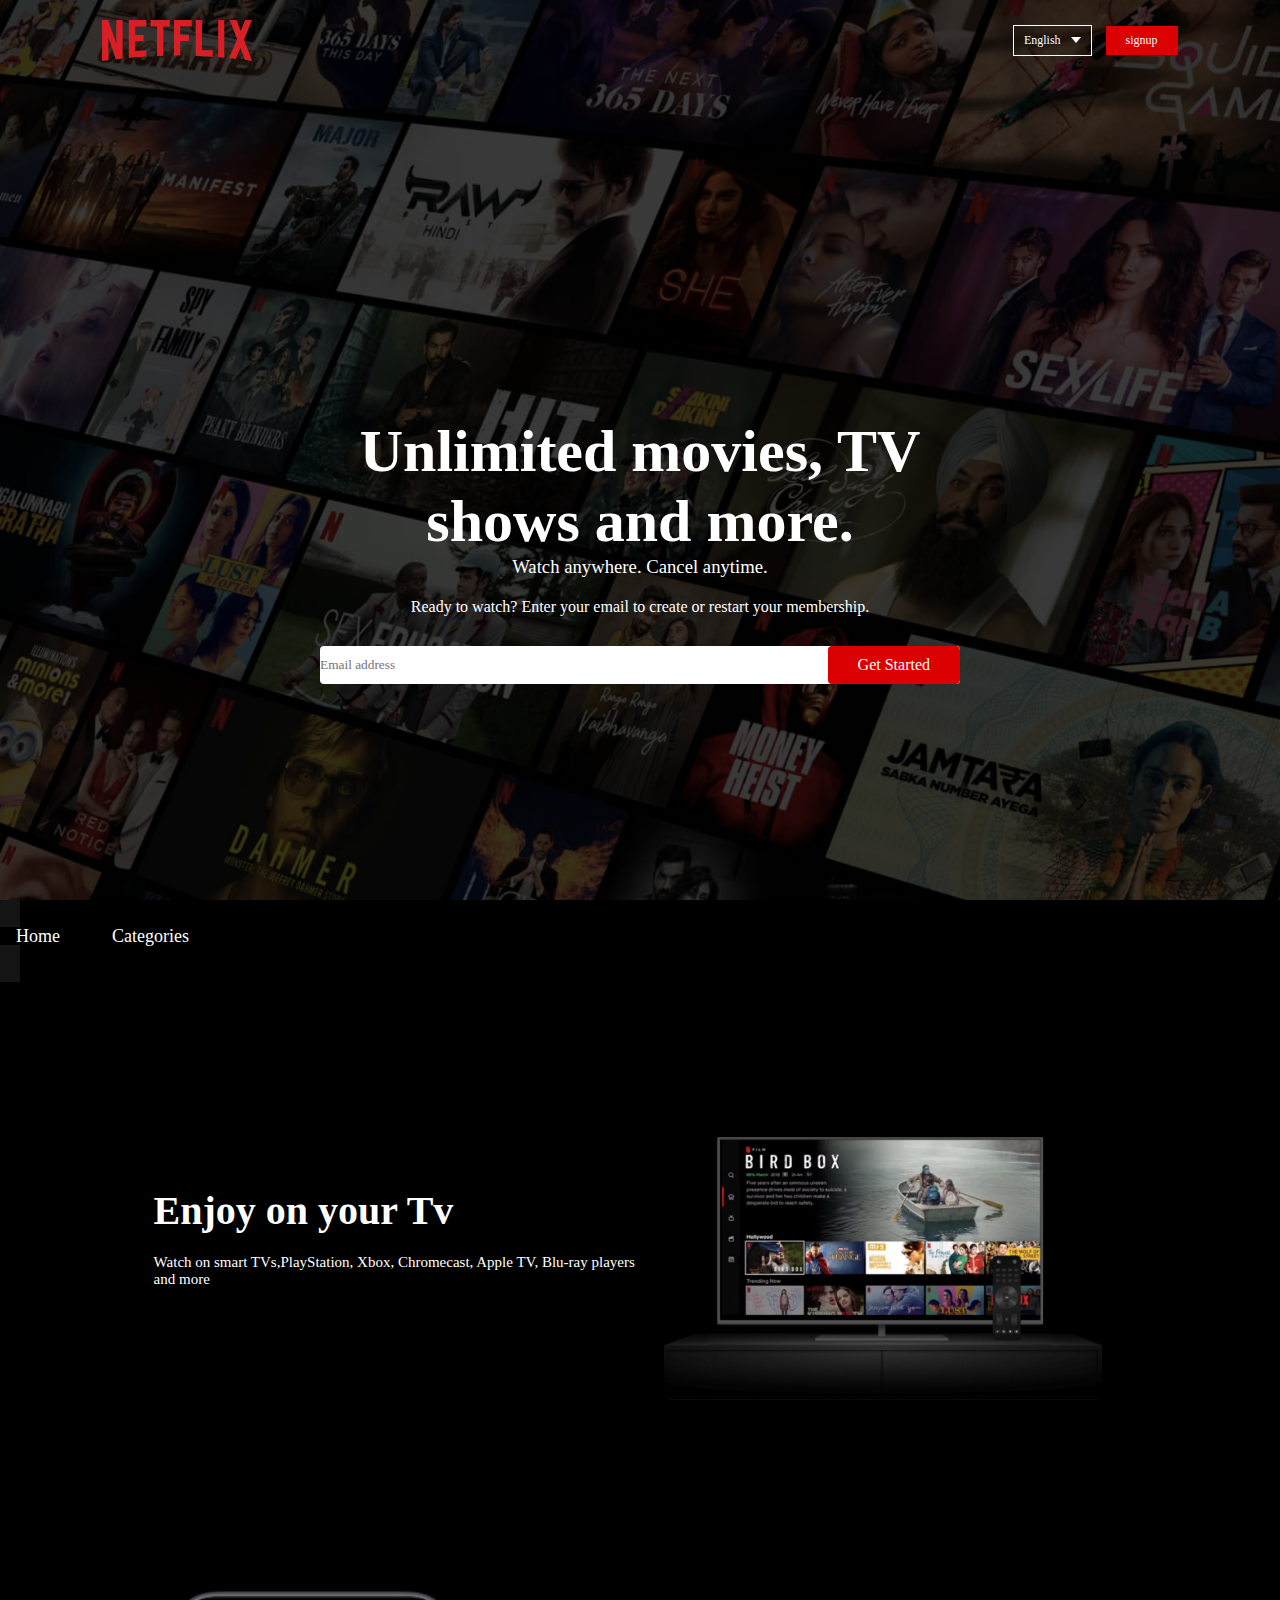
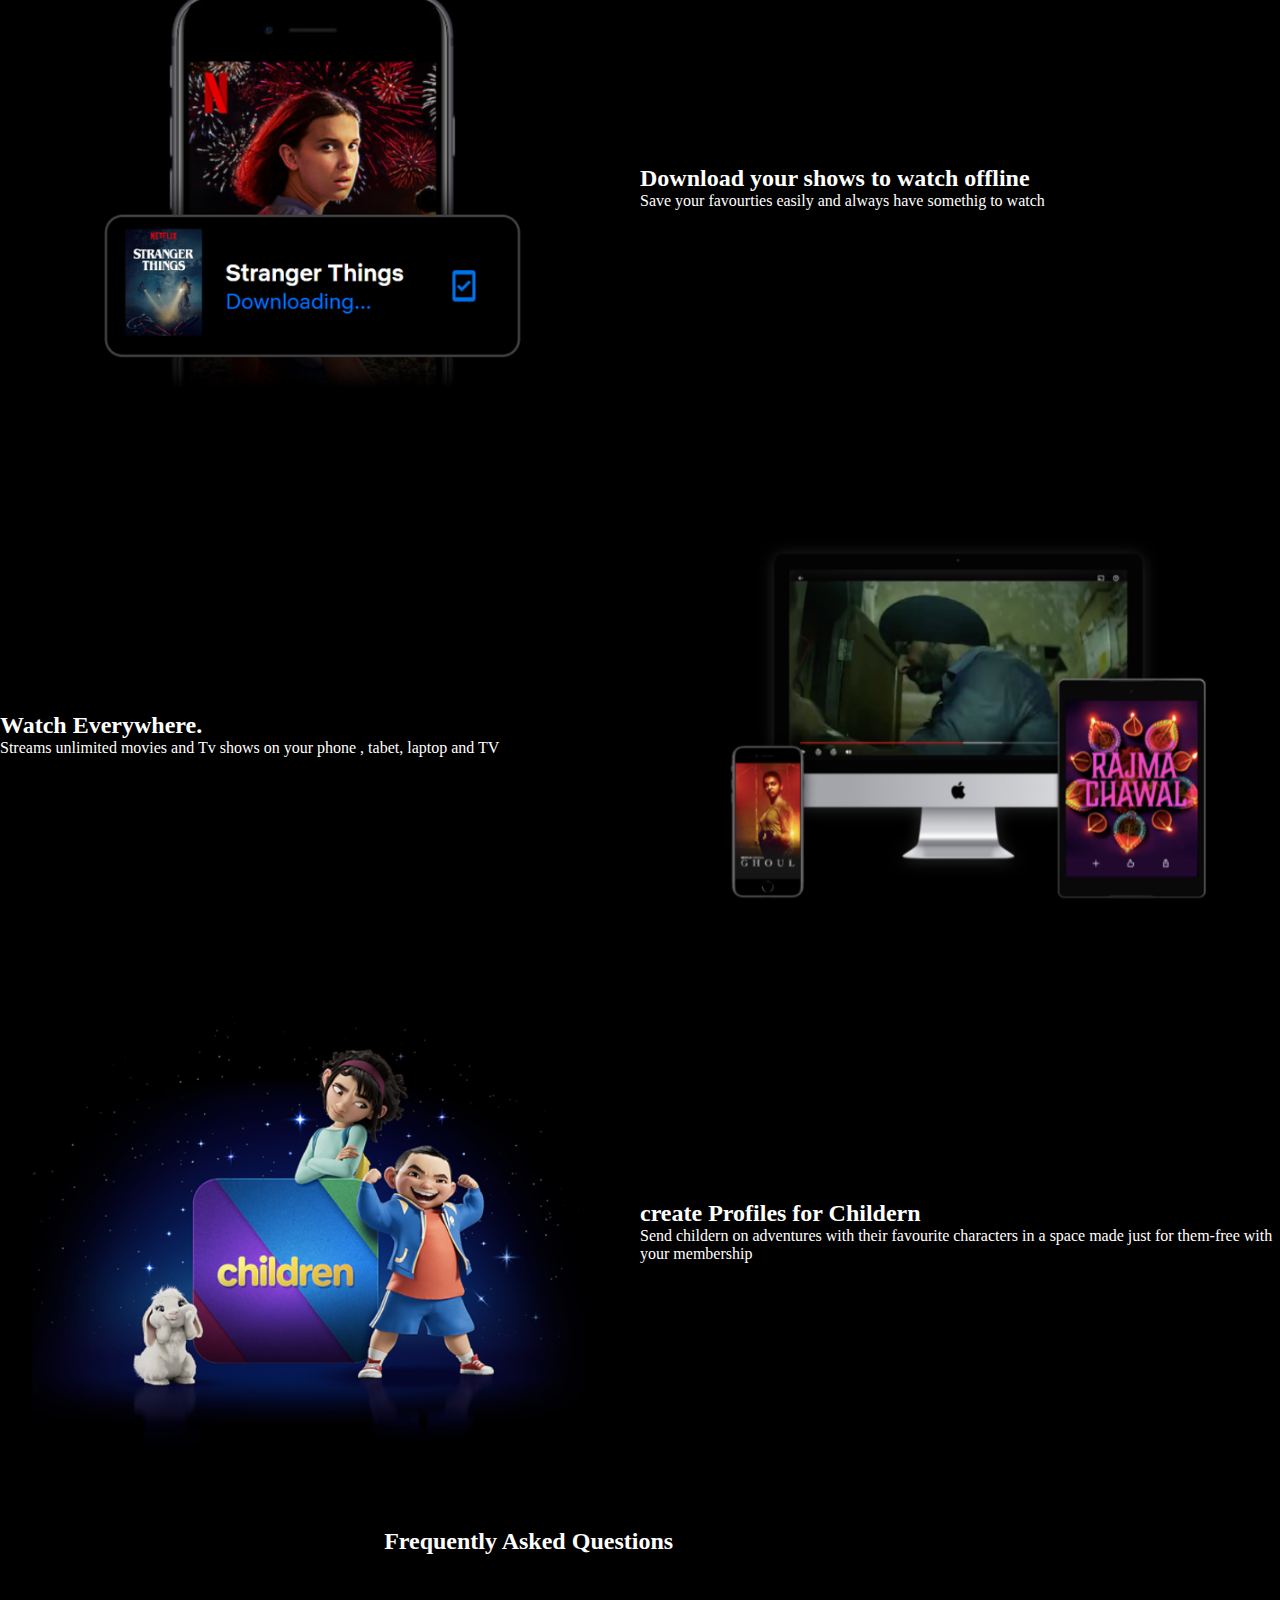
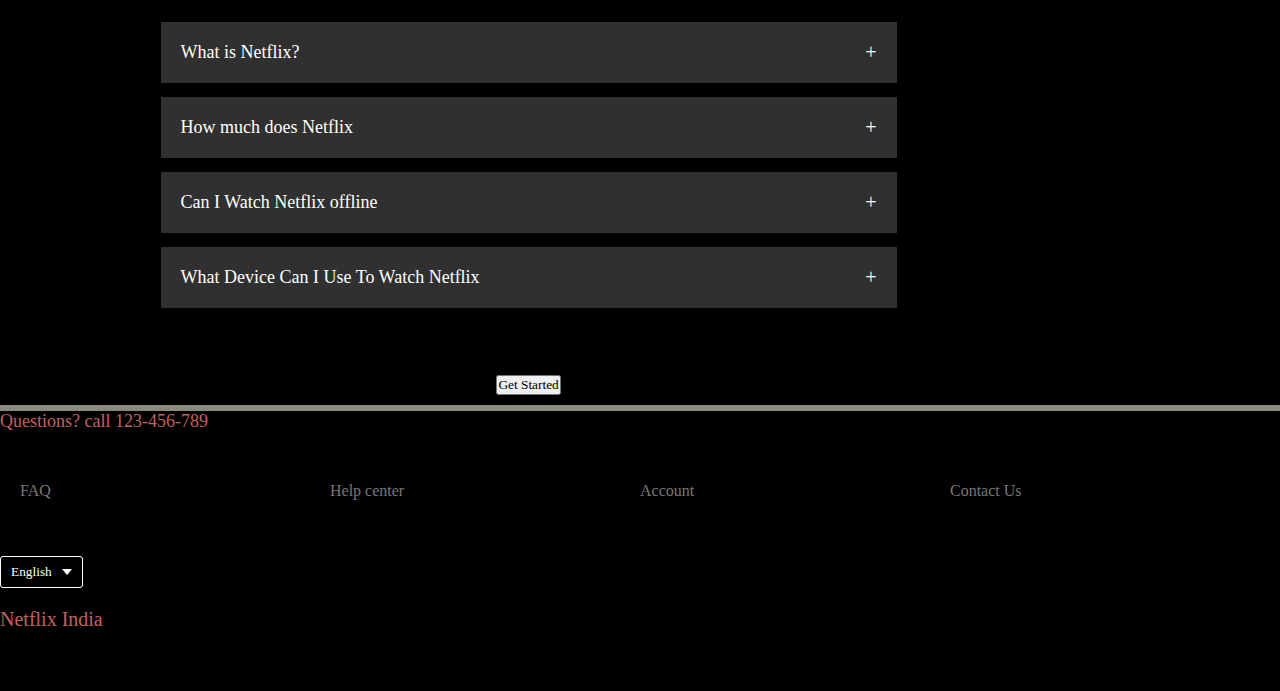
<file: index.html>
<!DOCTYPE html>
<html>
    <head>
        <meta name="viewport" content="width=device-witdth,initial-scale=1.0">
        <title>Netflix Website clone</title>
        <link rel="stylesheet" href="style.css">
    </head>
    <body>
   <div class="header">
    <nav>
        <img src="logo.png" class="logo" >
  <div>
    <button class="language-btn">English <img src="down-icon.png"></button>
    <button>signup</button>
  </div>
 </div>
  </nav>
  <nav1>
    <ul>
      <li><a href="#">Home</a></li>
      <li class="dropdown">
        <a href="#">Categories</a>
        <ul class="dropdown-menu">
          <li><a href="Action.html">Action</a></li>
          <li><a href="Comedy.html">Comedy</a></li>
          <!-- <li><a href="Drama.html">Drama</a></li> -->
        </ul>
      </li>
    </ul>
  </nav1>
   <div class="header-content">
            <h1>Unlimited movies, TV shows and more.</h1>
            <h3>Watch anywhere. Cancel anytime.</h3>
            <p>Ready to watch? Enter your email to create or restart your membership.</p>
            <form class="email-signup">
                <input type="email" placeholder="Email address" required>
                <button type="submit">Get Started

                </button>
            </form>
        </div>
    </div>
    <div class="features">
        <div class="row">
            <div class="text-col">
            <h2>Enjoy on your Tv</h2>
            <p>Watch on smart TVs,PlayStation, Xbox, Chromecast, Apple TV, Blu-ray 
                players and more</p>
        </div>
        <div class="img-col">
            <img src="feature-1.png">
        </div>
    </div>
</div>
<div class="row">
    <div class="img-col">
        <img src="feature-2.png">
    </div>
    <div class="text-col">

    <h2>Download your shows to watch offline</h2>
    <p>Save your favourties easily and always have somethig to watch</p>
</div>

</div>
<div class="row">
    <div class="text-col">
        <h2>Watch Everywhere.</h2>
        <p>Streams unlimited movies and Tv shows on your 
            phone , tabet, laptop and TV</p>
    </div>
    <div class="img-col">
        <img src="feature-3.png">
    </div>
    
<div class="row">
    <div class="img-col">
        <img src="feature-4.png">
    </div>
    <div class="text-col">
    <h2>create Profiles 
        for Childern</h2>
    <p>Send childern on adventures with their
        favourite characters in a space made just for
        them-free with your membership
    </p>
</div>
</div>
<div class="freq">
    <h2>Frequently Asked Questions</h2>
    <ul class="accordion">
        <li>
            <input  type="radio" name="accordion" id="first">
            <label for="first"> What is Netflix?</label>
            <div class="content">
                <p>Netflix is a global streaming service that offers a vast library of movies, TV shows, 
                    documentaries, and original content. Founded in 1997 as a DVD rental service, Netflix 
                    transitioned to online streaming in 2007 and has since become one of the most popular 
                    entertainment platforms worldwide. Subscribers can access content on-demand, anytime 
                    and anywhere, using various devices like smartphones, tablets, smart TVs, and computers.
                </p>
            </div>
        </li>
        <li>
            <input  type="radio" name="accordion" id="second">
            <label for="second"> How much does Netflix</label>
            <div class="content">
                <p>Netflix offers a variety of subscription plans to suit different budgets and viewing 
                    preferences. Prices vary by country and plan type (Basic, Standard, or Premium), 
                    starting at approximately $6.99 per month. Check Netflix's official website for the 
                    latest pricing in your region.
                </p>
            </div>
        </li>
        <li>
            <input  type="radio" name="accordion" id="third">
            <label for="third"> Can I Watch Netflix offline</label>
            <div class="content">
                <p>Yes, Netflix allows you to download movies and TV shows on your device so you can 
                    watch them offline. This feature is available on mobile devices, tablets, and some 
                    laptops via the Netflix app. Not all content is available for download, but a large 
                    selection is.
                </p>
            </div>
        </li>
        <li>
            <input  type="radio" name="accordion" id="fourth">
            <label for="fourth"> What Device Can I Use To Watch Netflix</label>
            <div class="content">
                <p>Netflix is accessible on a wide range of devices, making it 
                    easy to watch your favorite shows and movies anytime and 
                    anywhere. You can enjoy Netflix on Smart TVs, smartphones, 
                    tablets, game consoles like PlayStation and Xbox, and streaming 
                    devices such as Roku, Chromecast, and Firestick. Additionally, 
                    laptops and desktop computers are perfect for accessing Netflix 
                    through the app or a web browser. All you need is a stable internet 
                    connection and the Netflix app or browser to start streaming seamlessly 
                    across your preferred device. </p>
            </div>
        </li>
       
       
    </ul>
    <button type="submit">Get Started</button>
</div>
<div class="footer">
    <h2>Questions? call 123-456-789</h2>
    <div class="row">
        <div class="col">
            <a href="#">FAQ</a>
            </div>
        <div class="col">
            <a href="#">Help center</a>
            </div>
        <div class="col">
            <a href="#">Account</a>
             </div>
        <div class="col">
            <a href="#">Contact Us</a>
        </div>
    </div>
    <button class="language-btn" >English <img src="down-icon.png"></button>
    <p class="copyright-txt">Netflix India</p>
</div>
    </body>
</html>
</file>
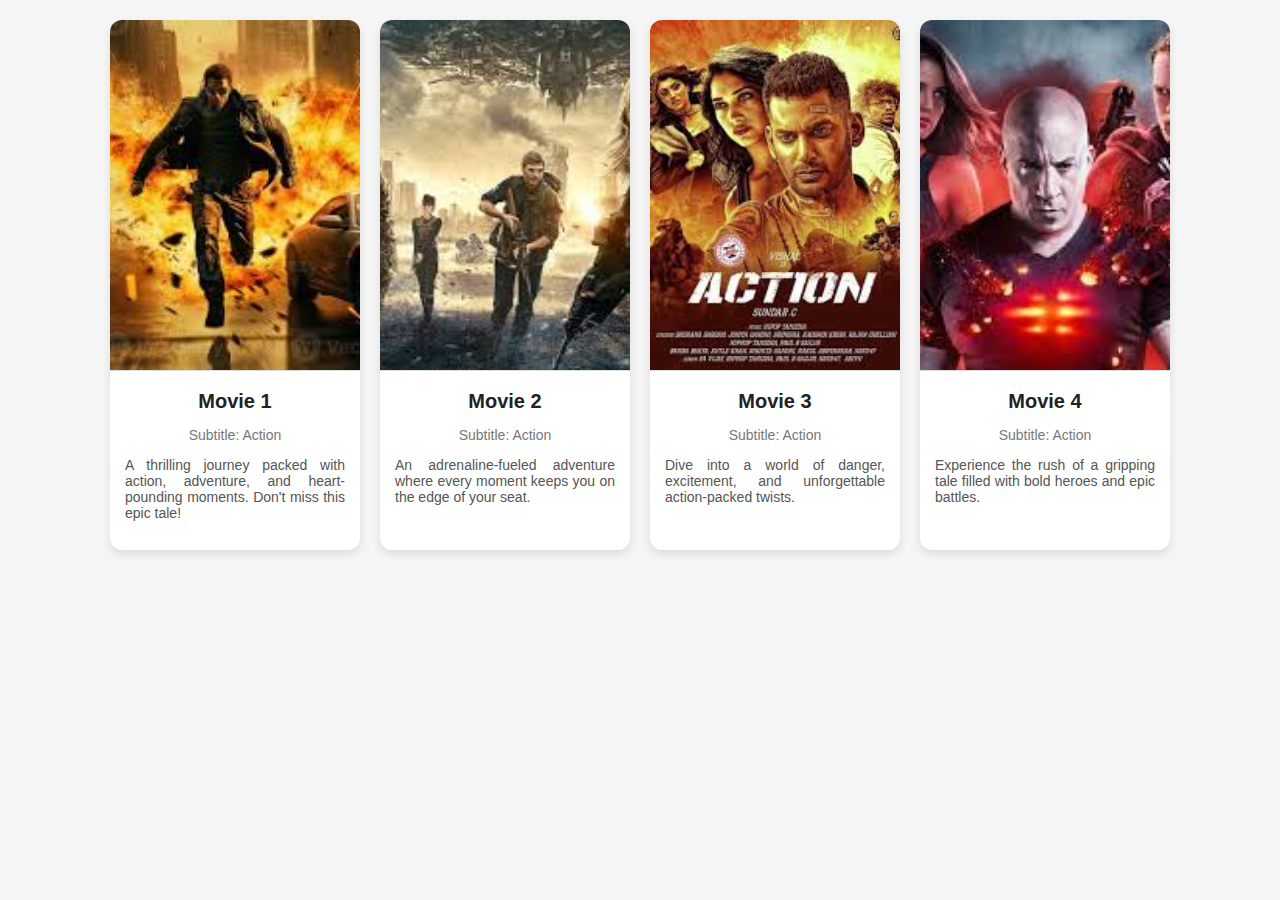
<file: Action.html>
<!DOCTYPE html>
<html lang="en">
<head>
  <meta charset="UTF-8" />
  <meta name="viewport" content="width=device-width, initial-scale=1.0"/>
  <title>Action Movies</title>
  <style>
    /* Basic page styling */
    body {
      margin: 0;
      padding: 20px;
      font-family: 'Segoe UI', Tahoma, Geneva, Verdana, sans-serif;
      background-color: #f5f5f5;
    }

    /* Container for all movie cards */
    .action-container {
      display: flex;
      flex-wrap: wrap;
      gap: 20px;
      justify-content: center;
    }

    /* Individual movie card box */
    .action-box {
      background-color: #ffffff;
      width: 250px;
      border-radius: 12px;
      box-shadow: 0 4px 8px rgba(0, 0, 0, 0.1);
      overflow: hidden;
      transition: transform 0.2s ease, box-shadow 0.2s ease;
    }

    .action-box:hover {
      transform: translateY(-5px);
      box-shadow: 0 8px 16px rgba(0, 0, 0, 0.2);
    }

    /* Movie poster styling */
    .action-box img {
      width: 100%;
      height: 350px;
      object-fit: cover;
      border-bottom: 1px solid #ddd;
    }

    /* Title and subtitles */
    .movie-title {
      font-size: 20px;
      color: #222;
      margin: 15px 0 5px;
      text-align: center;
    }

    .movie-subtitle {
      font-size: 14px;
      color: #777;
      text-align: center;
      margin-bottom: 10px;
    }

    /* Description for all movies */
    .movie-description {
      font-size: 14px;
      color: #555;
      padding: 0 15px 15px;
      text-align: justify;
    }
  </style>
</head>
<body>
  <div class="action-container">
    
    <!-- Main Highlight Movie -->
    <div class="action-box">
      <img src="action.jpeg" alt="Movie 1" />
      <h2 class="movie-title">Movie 1</h2>
      <p class="movie-subtitle">Subtitle: Action</p>
      <p class="movie-description">
        A thrilling journey packed with action, adventure, and heart-pounding moments. Don't miss this epic tale!
      </p>
    </div>

    <!-- Movie 2 -->
    <div class="action-box">
      <img src="Action2.jpeg" alt="Movie 2" />
      <h2 class="movie-title">Movie 2</h2>
      <p class="movie-subtitle">Subtitle: Action</p>
      <p class="movie-description">
        An adrenaline-fueled adventure where every moment keeps you on the edge of your seat.
      </p>
    </div>

    <!-- Movie 3 -->
    <div class="action-box">
      <img src="Action3.jpeg" alt="Movie 3" />
      <h2 class="movie-title">Movie 3</h2>
      <p class="movie-subtitle">Subtitle: Action</p>
      <p class="movie-description">
        Dive into a world of danger, excitement, and unforgettable action-packed twists.
      </p>
    </div>

    <!-- Movie 4 -->
    <div class="action-box">
      <img src="Action4.jpeg" alt="Movie 4" />
      <h2 class="movie-title">Movie 4</h2>
      <p class="movie-subtitle">Subtitle: Action</p>
      <p class="movie-description">
        Experience the rush of a gripping tale filled with bold heroes and epic battles.
      </p>
    </div>

  </div>
</body>
</html>
</file>
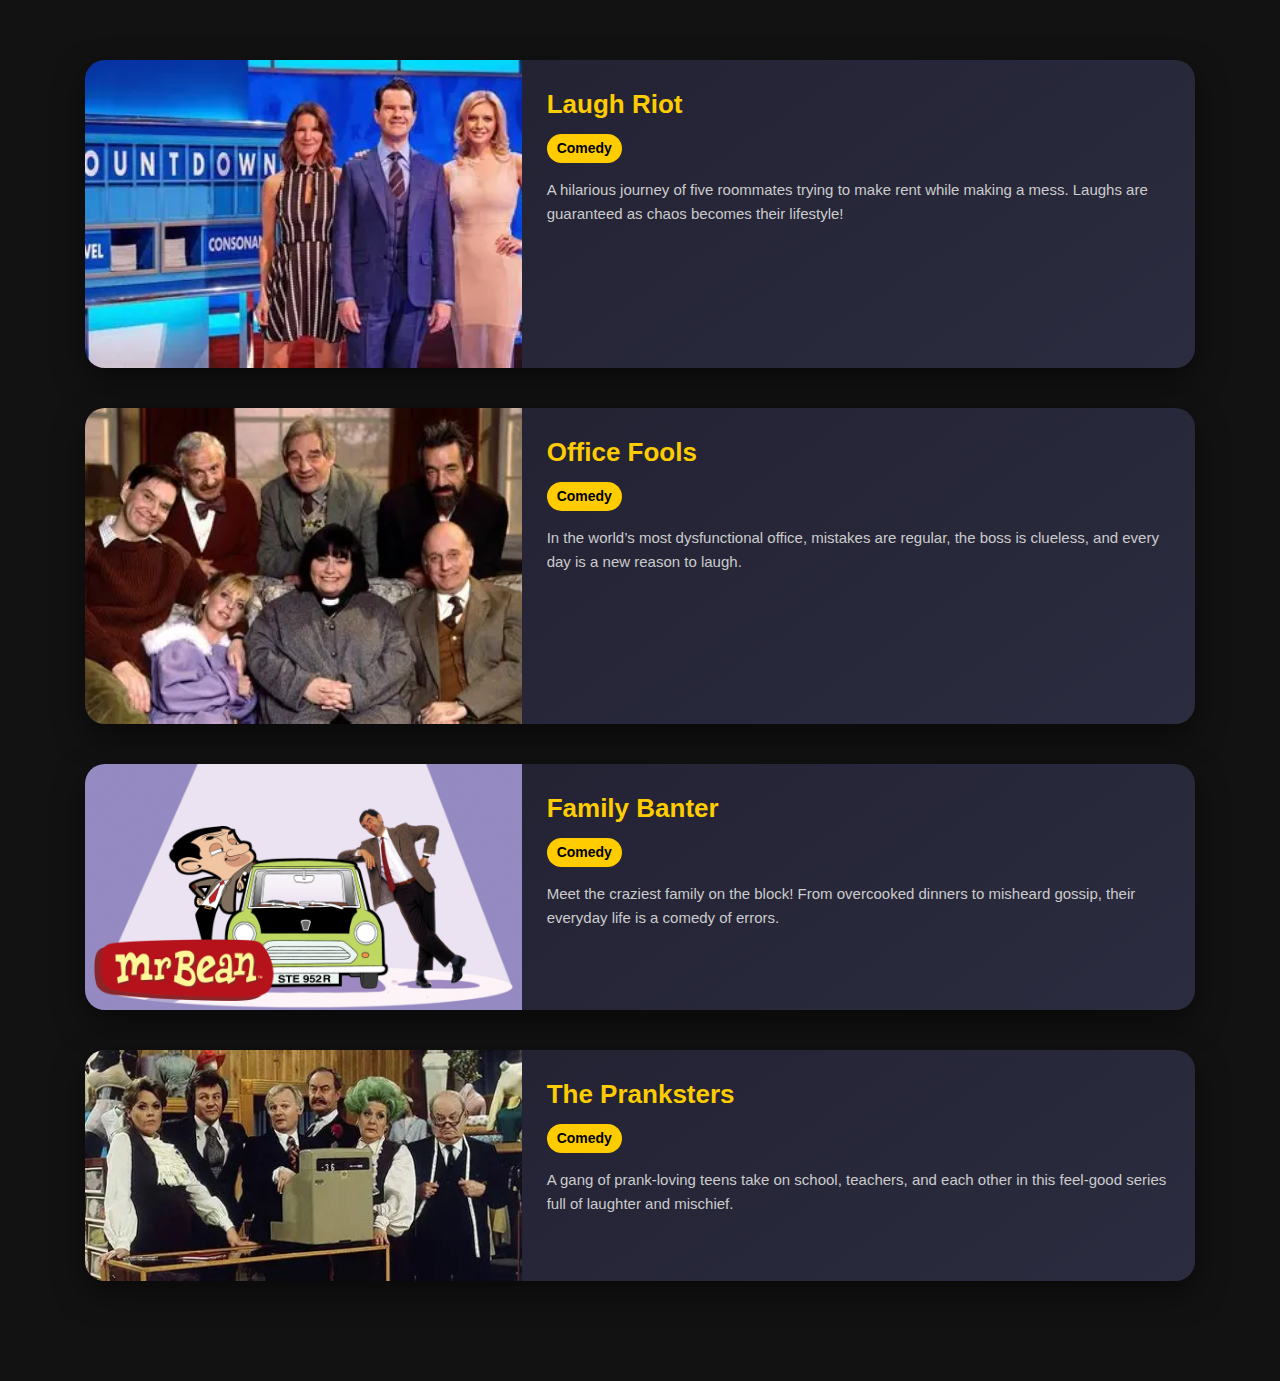
<file: Comedy.html>
<!DOCTYPE html>
<html lang="en">
<head>
  <meta charset="UTF-8" />
  <meta name="viewport" content="width=device-width, initial-scale=1.0"/>
  <title>Comedy Showcase</title>
  <!-- Bootstrap CSS -->
  <link href="https://cdn.jsdelivr.net/npm/bootstrap@5.3.2/dist/css/bootstrap.min.css" rel="stylesheet">
  <style>
    body {
      background: #121212;
      font-family: 'Segoe UI', Tahoma, Geneva, Verdana, sans-serif;
      color: #fff;
    }

    .movie-section {
      padding: 60px 15px;
    }

    .movie-block {
      display: flex;
      flex-wrap: wrap;
      background: linear-gradient(145deg, #1f1f2f, #2c2c40);
      border-radius: 20px;
      overflow: hidden;
      margin-bottom: 40px;
      box-shadow: 0 12px 30px rgba(0, 0, 0, 0.5);
      transition: 0.3s ease;
    }

    .movie-block:hover {
      transform: scale(1.02);
    }

    .movie-poster {
      flex: 1 1 300px;
      max-height: 340px;
      overflow: hidden;
    }

    .movie-poster img {
      width: 100%;
      height: 100%;
      object-fit: cover;
    }

    .movie-info {
      flex: 2 1 400px;
      padding: 25px;
    }

    .movie-title {
      font-size: 26px;
      font-weight: 700;
      color: #ffcc00;
      margin-bottom: 10px;
    }

    .movie-genre {
      font-size: 14px;
      background: #ffcc00;
      color: #000;
      display: inline-block;
      padding: 4px 10px;
      border-radius: 20px;
      font-weight: bold;
      margin-bottom: 15px;
    }

    .movie-description {
      font-size: 15px;
      line-height: 1.6;
      color: #ccc;
    }

    @media (max-width: 768px) {
      .movie-block {
        flex-direction: column;
      }
      .movie-info {
        padding: 20px;
      }
    }
  </style>
</head>
<body>

  <div class="container movie-section">

    <!-- Comedy Show 1 -->
    <div class="movie-block">
      <div class="movie-poster">
        <img src="1.jpeg" alt="Laugh Riot">
      </div>
      <div class="movie-info">
        <div class="movie-title">Laugh Riot</div>
        <div class="movie-genre">Comedy</div>
        <div class="movie-description">
          A hilarious journey of five roommates trying to make rent while making a mess. Laughs are guaranteed as chaos becomes their lifestyle!
        </div>
      </div>
    </div>

    <!-- Comedy Show 2 -->
    <div class="movie-block">
      <div class="movie-poster">
        <img src="2.jpeg" alt="Office Fools">
      </div>
      <div class="movie-info">
        <div class="movie-title">Office Fools</div>
        <div class="movie-genre">Comedy</div>
        <div class="movie-description">
          In the world’s most dysfunctional office, mistakes are regular, the boss is clueless, and every day is a new reason to laugh.
        </div>
      </div>
    </div>

    <!-- Comedy Show 3 -->
    <div class="movie-block">
      <div class="movie-poster">
        <img src="3.jpeg" alt="Family Banter">
      </div>
      <div class="movie-info">
        <div class="movie-title">Family Banter</div>
        <div class="movie-genre">Comedy</div>
        <div class="movie-description">
          Meet the craziest family on the block! From overcooked dinners to misheard gossip, their everyday life is a comedy of errors.
        </div>
      </div>
    </div>

    <!-- Comedy Show 4 -->
    <div class="movie-block">
      <div class="movie-poster">
        <img src="4.jpeg" alt="The Pranksters">
      </div>
      <div class="movie-info">
        <div class="movie-title">The Pranksters</div>
        <div class="movie-genre">Comedy</div>
        <div class="movie-description">
          A gang of prank-loving teens take on school, teachers, and each other in this feel-good series full of laughter and mischief.
        </div>
      </div>
    </div>

  </div>

  <!-- Bootstrap JS -->
  <script src="https://cdn.jsdelivr.net/npm/bootstrap@5.3.2/dist/js/bootstrap.bundle.min.js"></script>
</body>
</html>
</file>
<file: style.css>
* {
    margin:0;
    padding:0;
    font-family: 'poppins',sans-serief;
    box-sizing:border-box;

}
body{
    background: #000;
    color:#fff;
}
.header{
    width: 100%;
    height: 100vh;
    background-image:linear-gradient(rgba(0,0,0,0.7),rgba(0,0,0,0.7)),url(header-image.png);
    background-size: cover;
    background-position: center;
    padding: 10px 8%;
    position: relative;

}
nav{
    display:flex;
    align-items: center;
    justify-content: space-between;
    padding:10px 0;
}
.logo{
    width:150px;
    cursor:pointer;
}
nav button{
    border:0;
    outline:0;
    background: #db0001;
    color:#fff;
    padding:7px 20px;
    font-size:12px;
    border: radius 4px;
    margin-left:10px;
    cursor:pointer;
}
.language-btn{
   display :inline-flex;
   align-items: center;
   background:transparent;
   border: 1px solid #fff;
   padding: 7px 10px;
}
.language-btn img{
    width:10px;
    margin-left:10px;
}
.header-content {
    position: absolute;
    top: 50%; 
    left: 50%; 
    transform: translate(-50%, -50%); 
    text-align: center;
    margin-top: 100px; 
}
.header-content h1{
    font-size:60px;
    line-height:70px;
    font-weight: 600px;
    max-width: 650px;

}
.header-content h3{
    font-weight: 400;
    margin-bottom: 20px;
}
.email-signup{
    background: #fff;
    border-radius:4px;
    display:flex;
    align-items:center;
    margin-top:30px;
    overflow:hidden;

}
.email-signup input{
    flex:1;
    border:0;
    outline:0;
    margin: left 20px;
}
.email-signup button{
    background-color:#db0001;
    border:0;
    outline:0;
    color:#fff;
    font-size:16px;
    cursor:pointer;
    padding:10px 30px;
    border-radius: 4px;
}
/*-------------features-------------*/
.features{
    padding: 50px 12%;
    font-size:15px;
}
.row{
    display:flex;
    width:100%;
    aligN-items:center;
    flex-wrap: wrap;
    padding:50px 0;
}
.text-col{
    flex-basis:50%;
    margin-bottom:20px;
}
.img-col{
    flex-basis:50%;
    margin-bottom:20px;
}
.img-col img {
    display:block;
    width:90%;
    margin:auto;
}
.features h2{
    font-size: 40px;
    font: weight 600; 
    margin-bottom: 20px;
}
/* .features h1{
    font-size: 50px;
    font: weight 600; 
    margin-bottom: 20px;
    text-align: right;
} */
/*-----------faq------*/
.freq{
    padding:10px 12%;
    text-align:center;
    font: size 18px;
}
.accordion {
    margin: 60px auto;
    width: 100%;
    max-width: 750px;
}

.accordion li {
    list-style: none;
    width: 100%;
    padding: 5px;
}

.accordion li label {
    display: flex;
    align-items: center;
    padding: 20px;
    font-size: 18px;
    font-weight: 500;
    background: #303030;
    color: white;
    margin: 2px;
    cursor: pointer;
    position: relative;
}

label::after {
    content: '+';
    font-size: 20px;
    position: absolute;
    right: 20px;
    transition:transform 0.5s,color 0.3s;
}

input[type="radio"] {
    display: none;
}

.accordion .content {
    background: #303030;
    text-align: left;
    padding: 0 20px;
    max-height: 0;
    overflow: hidden;
    transition: max-height 0.5s, padding 0.5s;
}

.accordion input[type="radio"]:checked + label + .content {
    max-height: 600px; /* Adjust as needed */
    padding: 30px 20px;
}
.accordion input[type="radio"]:checked +label::after {
    content:'x';
   transform:rotate(0);
   color:red;
   
}
.freq.email-signup{
    max-width:600px;
    margin:20 px auto 60px;

}
.freq small{
    font-size: 13px;
}
/*----footer----*/
.footer{
    padding:50 px 15% 10px;
    border-top: 6px solid #8a8981;
    color:#c06060;
    width:100%;
    box-sizing:border-box;
    margin:0;
}
.footer h2{
    font-size: 18px;
    font-weight:300;
    margin-bottom:30px;
}
.footer .col{
    flex-basis: 25%;
    flex-grow:2;
    margin-bottom:20px;

}
.footer .col a{
   display:block;
   text-decoration:none;
   color:#777;
   font: size 3px;
   margin-bottom: 2ch;
}
.footer .row{
   align-items:flex-start;
   padding:20px; 

}
.footer .language-btn{
    color: #fff;
    padding:10 px 2px;
    border-radius:3px;
}
.copyright-txt{
    font-size:20px;
    margin-top:20px;

margin-bottom: 10px;
}

   

/* Styling for the navigation bar */
nav1 {
    background-color: #141414;
    padding: 10px 20px;
  }
  
  nav1 ul {
    list-style-type: none;
    margin: 0;
    padding: 0;
    display: flex;
    justify-content: flex-start;
    gap: 20px;
  }
  
  nav1 a {
    color: white;
    text-decoration: none;
    font-size: 18px;
    padding: 8px 16px;
    display: block;
  }
  
  nav1 .dropdown {
    position: relative;
  }
  
  nav1 .dropdown-menu {
    display: none;
    position: absolute;
    top: 100%;
    left: 0;
    background-color: #222;
    min-width: 160px;
    padding: 10px 0;
    border-radius: 4px;
    list-style-type: none;
    z-index: 1000;
  }
  
  nav1 .dropdown-menu li {
    padding: 10px 20px;
  }
  
  nav1 .dropdown-menu li a {
    color: white;
    text-decoration: none;
    font-size: 16px;
  }
  
  nav1 .dropdown:hover .dropdown-menu {
    display: block;
  }
  
  nav1 .dropdown-menu li:hover {
    background-color: #444;
  }
  
  nav1 li:hover {
    background-color: #333;
    border-radius: 4px;
  }
  
  nav1 a:hover {
    background-color: #555;
    border-radius: 4px;
    
  }
  
  .action-container {
     display:flex;
     flex-wrap: wrap;
     gap:20px;
     justify-content: center;
     padding:20px;
     background-color: #000;

    /* gap: 40px; 
    justify-items: auto; */
}
  
  .action-box {
    background: #fff;
    border: 1px solid #ddd;
    border-radius: 10px;
    width: 250px;
    box-shadow: 0 4px 8px rgba(0, 0, 0, 0.1);
    overflow: hidden;
    text-align: center;
    transition: transform 0.3s ease, box-shadow 0.3s ease;
    text-align: center; 
    position:absolute;left:0;
  }
  .action-box:hover{
    transform: scale(1.05);
    box-shadow: 0 6px 12px rgba(0, 0, 0, 0.2);
  }
  .action img {
    width: 300px; 
    height: 350px; 
    border-radius: 4px; 
  }
  .movie-title {
    font-size: 18px;
    font-weight: bold;
    margin: 10px 0;
    color: #333;
}
.movie-subtitle {
    font-size: 14px;
    color: #777;
    margin: 5px 0;
}
.movie-Description {
    font-size: 12px;
    color: #555;
    margin: 10px 0;
    line-height: 1.5;
}
  .body1 {
    margin: 0; 
    padding: 0; 
    background-color: #000; 
}
</file>
